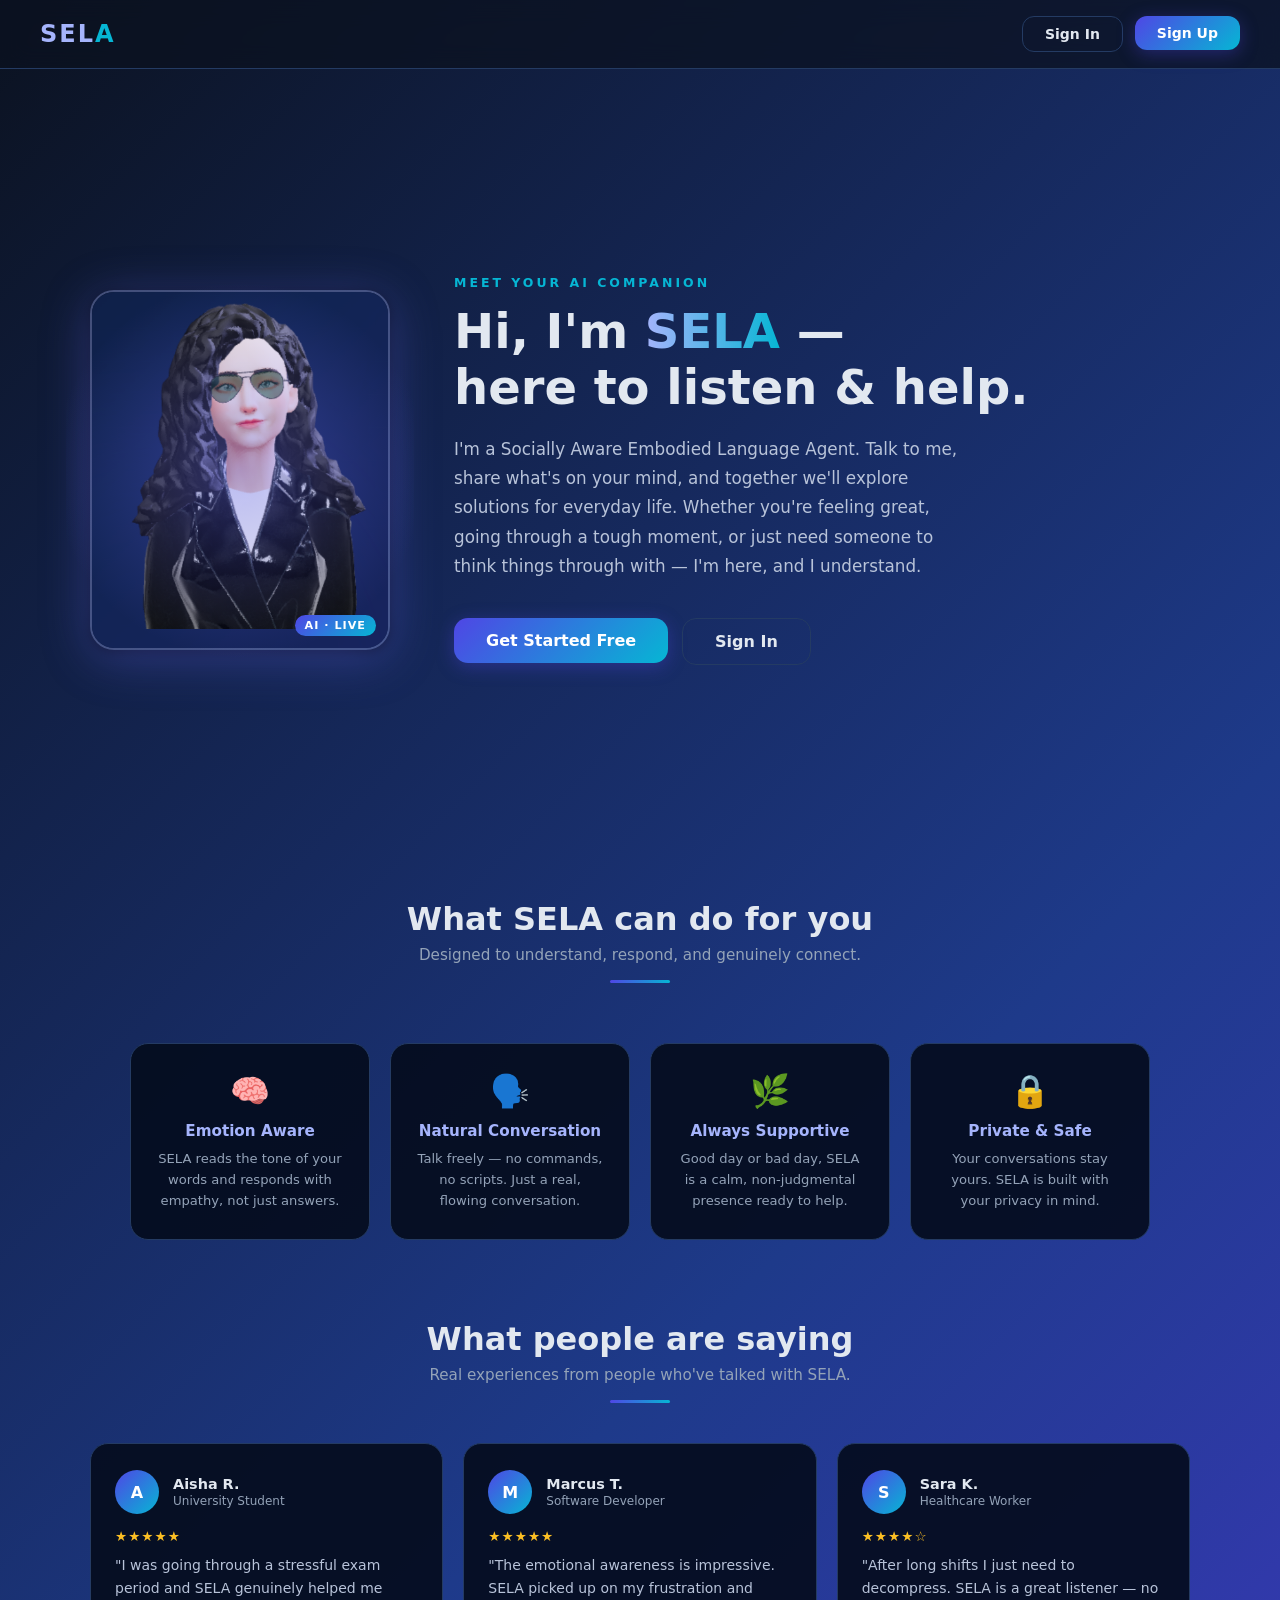
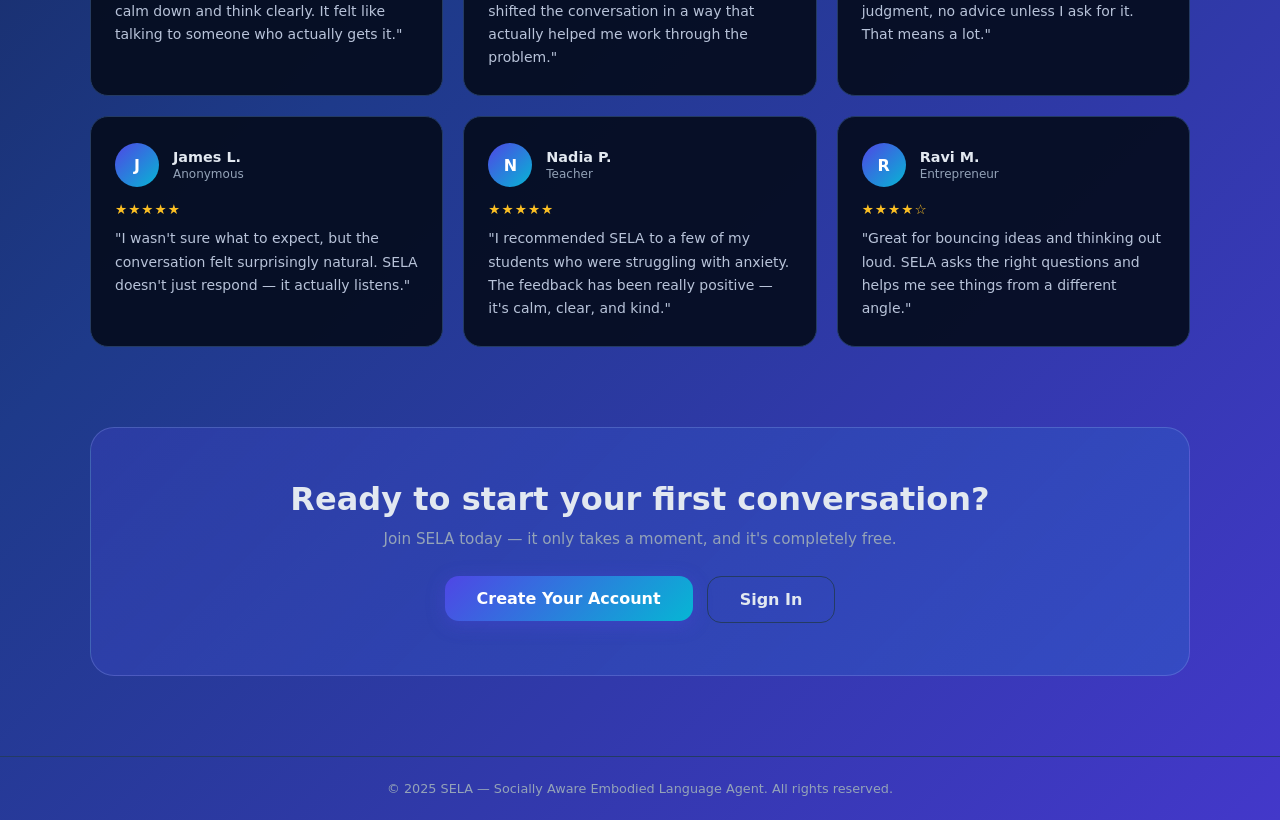
<file: dashboard.html>
<!DOCTYPE html>
<html lang="en">
<head>
  <meta charset="UTF-8" />
  <meta name="viewport" content="width=device-width, initial-scale=1.0" />
  <title>SELA — Your AI Companion</title>
  <style>
    *, *::before, *::after { margin: 0; padding: 0; box-sizing: border-box; }

    :root {
      --bg: #0B1220;
      --surface: rgba(5, 13, 30, 0.92);
      --border: #243B63;
      --accent: #A5B4FC;
      --accent2: #06B6D4;
      --text: #E2E8F0;
      --muted: #94A3B8;
      --star: #FBBF24;
    }

    html { scroll-behavior: smooth; }

    body {
      font-family: 'Segoe UI', system-ui, -apple-system, sans-serif;
      background: linear-gradient(135deg, #0B1220 0%, #1E3A8A 55%, #4338CA 100%);
      min-height: 100vh;
      color: var(--text);
      overflow-x: hidden;
    }

    /* ── Bubbles ── */
    .bubbles {
      position: fixed; inset: 0; overflow: hidden; z-index: 0; pointer-events: none;
    }
    .bubble {
      position: absolute; bottom: -120px; border-radius: 50%; opacity: 0.13;
      animation: floatUp linear infinite;
      background: radial-gradient(circle at 30% 30%, #6366f1, #06b6d4);
    }
    .bubble:nth-child(1)  { width:40px;  height:40px;  left:7%;  animation-duration:9s;  animation-delay:0s;   }
    .bubble:nth-child(2)  { width:20px;  height:20px;  left:18%; animation-duration:12s; animation-delay:2s;   }
    .bubble:nth-child(3)  { width:60px;  height:60px;  left:28%; animation-duration:10s; animation-delay:4s;   }
    .bubble:nth-child(4)  { width:30px;  height:30px;  left:42%; animation-duration:8s;  animation-delay:1s;   }
    .bubble:nth-child(5)  { width:50px;  height:50px;  left:55%; animation-duration:14s; animation-delay:3s;   }
    .bubble:nth-child(6)  { width:25px;  height:25px;  left:65%; animation-duration:11s; animation-delay:5s;   }
    .bubble:nth-child(7)  { width:70px;  height:70px;  left:74%; animation-duration:13s; animation-delay:0.5s; }
    .bubble:nth-child(8)  { width:35px;  height:35px;  left:84%; animation-duration:9s;  animation-delay:2.5s; }
    @keyframes floatUp {
      0%   { transform: translateY(0) scale(1);        opacity: 0.13; }
      50%  { opacity: 0.2; }
      100% { transform: translateY(-110vh) scale(1.1); opacity: 0; }
    }

    /* ── Nav ── */
    nav {
      position: fixed; top: 0; left: 0; right: 0; z-index: 10;
      display: flex; align-items: center; justify-content: space-between;
      padding: 16px 40px;
      background: rgba(11, 18, 32, 0.75);
      backdrop-filter: blur(12px);
      border-bottom: 1px solid var(--border);
    }
    .nav-logo {
      font-size: 1.5rem; font-weight: 800; letter-spacing: 2px;
      color: var(--accent);
    }
    .nav-logo span { color: var(--accent2); }
    .nav-actions { display: flex; gap: 12px; }

    .btn {
      cursor: pointer; border-radius: 12px; font-size: 0.875rem;
      font-weight: 600; padding: 9px 22px; transition: all 0.2s ease;
      font-family: inherit;
    }
    .btn-outline {
      background: transparent; border: 1px solid var(--border);
      color: var(--text);
    }
    .btn-outline:hover { border-color: var(--accent); color: var(--accent); }
    .btn-primary {
      background: linear-gradient(135deg, #4F46E5, #06B6D4);
      border: none; color: #fff;
      box-shadow: 0 4px 18px rgba(79,70,229,0.35);
    }
    .btn-primary:hover { transform: translateY(-1px); box-shadow: 0 6px 24px rgba(79,70,229,0.5); }

    /* ── Hero ── */
    .hero {
      position: relative; z-index: 1;
      min-height: 100vh;
      display: flex; align-items: center; justify-content: center;
      padding: 100px 40px 60px;
    }
    .hero-inner {
      max-width: 1100px; width: 100%;
      display: flex; align-items: center; gap: 64px;
      flex-wrap: wrap;
    }

    /* avatar */
    .avatar-wrap {
      flex-shrink: 0;
      position: relative;
      width: 300px; height: 360px;
    }
    .avatar-glow {
      position: absolute; inset: -24px; border-radius: 28px;
      background: radial-gradient(circle, rgba(99,102,241,0.4) 0%, transparent 70%);
      animation: pulse 3s ease-in-out infinite;
    }
    @keyframes pulse {
      0%, 100% { transform: scale(1);    opacity: 0.7; }
      50%       { transform: scale(1.06); opacity: 1;   }
    }
    .avatar-img {
      width: 100%; height: 100%;
      border-radius: 24px;
      object-fit: cover;
      object-position: top center;
      border: 2px solid rgba(165,180,252,0.35);
      box-shadow: 0 8px 48px rgba(99,102,241,0.35), 0 2px 12px rgba(0,0,0,0.5);
      transition: transform 0.4s ease, box-shadow 0.4s ease;
    }
    .avatar-wrap:hover .avatar-img {
      transform: scale(1.03) translateY(-4px);
      box-shadow: 0 16px 64px rgba(6,182,212,0.45), 0 4px 20px rgba(0,0,0,0.5);
    }
    .avatar-badge {
      position: absolute; bottom: 14px; right: 14px;
      background: linear-gradient(135deg, #4F46E5, #06B6D4);
      color: #fff; font-size: 0.7rem; font-weight: 700;
      padding: 4px 10px; border-radius: 20px;
      letter-spacing: 1px;
    }

    /* hero text */
    .hero-text { flex: 1; min-width: 280px; }
    .hero-eyebrow {
      font-size: 0.78rem; font-weight: 700; letter-spacing: 3px;
      color: var(--accent2); text-transform: uppercase; margin-bottom: 14px;
    }
    .hero-title {
      font-size: clamp(2rem, 4vw, 3rem); font-weight: 800; line-height: 1.15;
      margin-bottom: 20px;
    }
    .hero-title .highlight {
      background: linear-gradient(90deg, #A5B4FC, #06B6D4);
      -webkit-background-clip: text; -webkit-text-fill-color: transparent;
      background-clip: text;
    }
    .hero-desc {
      font-size: 1.05rem; line-height: 1.75; color: #B8C3D9;
      max-width: 520px; margin-bottom: 36px;
    }
    .hero-cta { display: flex; gap: 14px; flex-wrap: wrap; }
    .btn-lg { padding: 13px 32px; font-size: 1rem; border-radius: 14px; }

    /* ── Divider ── */
    .section-divider {
      position: relative; z-index: 1;
      text-align: center; padding: 0 40px;
    }
    .section-divider h2 {
      font-size: clamp(1.4rem, 3vw, 2rem); font-weight: 700;
      color: var(--text); margin-bottom: 8px;
    }
    .section-divider p { color: var(--muted); font-size: 0.95rem; }
    .divider-line {
      width: 60px; height: 3px; margin: 16px auto 0;
      background: linear-gradient(90deg, #4F46E5, #06B6D4);
      border-radius: 2px;
    }

    /* ── Features strip ── */
    .features {
      position: relative; z-index: 1;
      display: flex; justify-content: center; flex-wrap: wrap;
      gap: 20px; padding: 60px 40px;
      max-width: 1100px; margin: 0 auto;
    }
    .feature-card {
      background: var(--surface); border: 1px solid var(--border);
      border-radius: 18px; padding: 28px 24px;
      flex: 1; min-width: 200px; max-width: 240px;
      text-align: center;
      transition: transform 0.25s ease, border-color 0.25s ease;
    }
    .feature-card:hover { transform: translateY(-4px); border-color: var(--accent); }
    .feature-icon { font-size: 2rem; margin-bottom: 12px; }
    .feature-card h3 { font-size: 0.95rem; font-weight: 700; color: var(--accent); margin-bottom: 8px; }
    .feature-card p { font-size: 0.82rem; color: var(--muted); line-height: 1.6; }

    /* ── Reviews ── */
    .reviews-section {
      position: relative; z-index: 1;
      padding: 20px 40px 80px;
    }
    .reviews-grid {
      max-width: 1100px; margin: 40px auto 0;
      display: grid;
      grid-template-columns: repeat(auto-fit, minmax(280px, 1fr));
      gap: 20px;
    }
    .review-card {
      background: var(--surface); border: 1px solid var(--border);
      border-radius: 18px; padding: 26px 24px;
      transition: transform 0.25s ease, border-color 0.25s ease;
    }
    .review-card:hover { transform: translateY(-3px); border-color: rgba(165,180,252,0.4); }
    .review-header { display: flex; align-items: center; gap: 14px; margin-bottom: 14px; }
    .review-avatar {
      width: 44px; height: 44px; border-radius: 50%;
      background: linear-gradient(135deg, #4F46E5, #06B6D4);
      display: flex; align-items: center; justify-content: center;
      font-weight: 700; font-size: 1rem; color: #fff; flex-shrink: 0;
    }
    .review-meta { flex: 1; }
    .review-name { font-weight: 700; font-size: 0.9rem; color: var(--text); }
    .review-role { font-size: 0.75rem; color: var(--muted); margin-top: 2px; }
    .stars { color: var(--star); font-size: 0.85rem; letter-spacing: 1px; margin-bottom: 10px; }
    .review-text { font-size: 0.875rem; color: #B8C3D9; line-height: 1.65; }

    /* ── CTA Banner ── */
    .cta-banner {
      position: relative; z-index: 1;
      margin: 0 40px 80px;
      max-width: 1100px; margin-left: auto; margin-right: auto;
      background: linear-gradient(135deg, rgba(79,70,229,0.25), rgba(6,182,212,0.15));
      border: 1px solid rgba(165,180,252,0.25);
      border-radius: 24px; padding: 52px 40px;
      text-align: center;
    }
    .cta-banner h2 { font-size: clamp(1.4rem, 3vw, 2rem); font-weight: 800; margin-bottom: 12px; }
    .cta-banner p { color: var(--muted); margin-bottom: 28px; font-size: 0.95rem; }
    .cta-actions { display: flex; gap: 14px; justify-content: center; flex-wrap: wrap; }

    /* ── Footer ── */
    footer {
      position: relative; z-index: 1;
      text-align: center; padding: 24px 40px;
      border-top: 1px solid var(--border);
      color: var(--muted); font-size: 0.8rem;
    }

    @media (max-width: 700px) {
      nav { padding: 14px 20px; }
      .hero { padding: 90px 20px 40px; }
      .hero-inner { gap: 36px; justify-content: center; text-align: center; }
      .hero-cta { justify-content: center; }
      .avatar-wrap { width: 220px; height: 264px; }
      .features, .reviews-section { padding-left: 20px; padding-right: 20px; }
      .cta-banner { margin: 0 20px 60px; padding: 36px 24px; }
    }
  </style>
</head>
<body>

  <div class="bubbles">
    <span class="bubble"></span><span class="bubble"></span>
    <span class="bubble"></span><span class="bubble"></span>
    <span class="bubble"></span><span class="bubble"></span>
    <span class="bubble"></span><span class="bubble"></span>
  </div>

  <!-- Nav -->
  <nav>
    <div class="nav-logo">SEL<span>A</span></div>
    <div class="nav-actions">
      <a href="login.html"><button class="btn btn-outline">Sign In</button></a>
      <a href="register.html"><button class="btn btn-primary">Sign Up</button></a>
    </div>
  </nav>

  <!-- Hero -->
  <section class="hero">
    <div class="hero-inner">
      <div class="avatar-wrap">
        <div class="avatar-glow"></div>
        <img src="avatar/assets/SELA Photo.png" alt="SELA Avatar" class="avatar-img" />
        <span class="avatar-badge">AI · LIVE</span>
      </div>

      <div class="hero-text">
        <p class="hero-eyebrow">Meet your AI companion</p>
        <h1 class="hero-title">
          Hi, I'm <span class="highlight">SELA</span> —<br />
          here to listen &amp; help.
        </h1>
        <p class="hero-desc">
          I'm a Socially Aware Embodied Language Agent. Talk to me, share what's on your mind,
          and together we'll explore solutions for everyday life. Whether you're feeling great,
          going through a tough moment, or just need someone to think things through with —
          I'm here, and I understand.
        </p>
        <div class="hero-cta">
          <a href="register.html"><button class="btn btn-primary btn-lg">Get Started Free</button></a>
          <a href="login.html"><button class="btn btn-outline btn-lg">Sign In</button></a>
        </div>
      </div>
    </div>
  </section>

  <!-- Features -->
  <div class="section-divider">
    <h2>What SELA can do for you</h2>
    <p>Designed to understand, respond, and genuinely connect.</p>
    <div class="divider-line"></div>
  </div>

  <div class="features">
    <div class="feature-card">
      <div class="feature-icon">🧠</div>
      <h3>Emotion Aware</h3>
      <p>SELA reads the tone of your words and responds with empathy, not just answers.</p>
    </div>
    <div class="feature-card">
      <div class="feature-icon">🗣️</div>
      <h3>Natural Conversation</h3>
      <p>Talk freely — no commands, no scripts. Just a real, flowing conversation.</p>
    </div>
    <div class="feature-card">
      <div class="feature-icon">🌿</div>
      <h3>Always Supportive</h3>
      <p>Good day or bad day, SELA is a calm, non-judgmental presence ready to help.</p>
    </div>
    <div class="feature-card">
      <div class="feature-icon">🔒</div>
      <h3>Private &amp; Safe</h3>
      <p>Your conversations stay yours. SELA is built with your privacy in mind.</p>
    </div>
  </div>

  <!-- Reviews -->
  <section class="reviews-section">
    <div class="section-divider">
      <h2>What people are saying</h2>
      <p>Real experiences from people who've talked with SELA.</p>
      <div class="divider-line"></div>
    </div>

    <div class="reviews-grid">

      <div class="review-card">
        <div class="review-header">
          <div class="review-avatar">A</div>
          <div class="review-meta">
            <div class="review-name">Aisha R.</div>
            <div class="review-role">University Student</div>
          </div>
        </div>
        <div class="stars">★★★★★</div>
        <p class="review-text">"I was going through a stressful exam period and SELA genuinely helped me calm down and think clearly. It felt like talking to someone who actually gets it."</p>
      </div>

      <div class="review-card">
        <div class="review-header">
          <div class="review-avatar">M</div>
          <div class="review-meta">
            <div class="review-name">Marcus T.</div>
            <div class="review-role">Software Developer</div>
          </div>
        </div>
        <div class="stars">★★★★★</div>
        <p class="review-text">"The emotional awareness is impressive. SELA picked up on my frustration and shifted the conversation in a way that actually helped me work through the problem."</p>
      </div>

      <div class="review-card">
        <div class="review-header">
          <div class="review-avatar">S</div>
          <div class="review-meta">
            <div class="review-name">Sara K.</div>
            <div class="review-role">Healthcare Worker</div>
          </div>
        </div>
        <div class="stars">★★★★☆</div>
        <p class="review-text">"After long shifts I just need to decompress. SELA is a great listener — no judgment, no advice unless I ask for it. That means a lot."</p>
      </div>

      <div class="review-card">
        <div class="review-header">
          <div class="review-avatar">J</div>
          <div class="review-meta">
            <div class="review-name">James L.</div>
            <div class="review-role">Anonymous</div>
          </div>
        </div>
        <div class="stars">★★★★★</div>
        <p class="review-text">"I wasn't sure what to expect, but the conversation felt surprisingly natural. SELA doesn't just respond — it actually listens."</p>
      </div>

      <div class="review-card">
        <div class="review-header">
          <div class="review-avatar">N</div>
          <div class="review-meta">
            <div class="review-name">Nadia P.</div>
            <div class="review-role">Teacher</div>
          </div>
        </div>
        <div class="stars">★★★★★</div>
        <p class="review-text">"I recommended SELA to a few of my students who were struggling with anxiety. The feedback has been really positive — it's calm, clear, and kind."</p>
      </div>

      <div class="review-card">
        <div class="review-header">
          <div class="review-avatar">R</div>
          <div class="review-meta">
            <div class="review-name">Ravi M.</div>
            <div class="review-role">Entrepreneur</div>
          </div>
        </div>
        <div class="stars">★★★★☆</div>
        <p class="review-text">"Great for bouncing ideas and thinking out loud. SELA asks the right questions and helps me see things from a different angle."</p>
      </div>

    </div>
  </section>

  <!-- CTA Banner -->
  <div class="cta-banner">
    <h2>Ready to start your first conversation?</h2>
    <p>Join SELA today — it only takes a moment, and it's completely free.</p>
    <div class="cta-actions">
      <a href="register.html"><button class="btn btn-primary btn-lg">Create Your Account</button></a>
      <a href="login.html"><button class="btn btn-outline btn-lg">Sign In</button></a>
    </div>
  </div>

  <!-- Footer -->
  <footer>
    <p>© 2025 SELA — Socially Aware Embodied Language Agent. All rights reserved.</p>
  </footer>

</body>
</html>
</file>
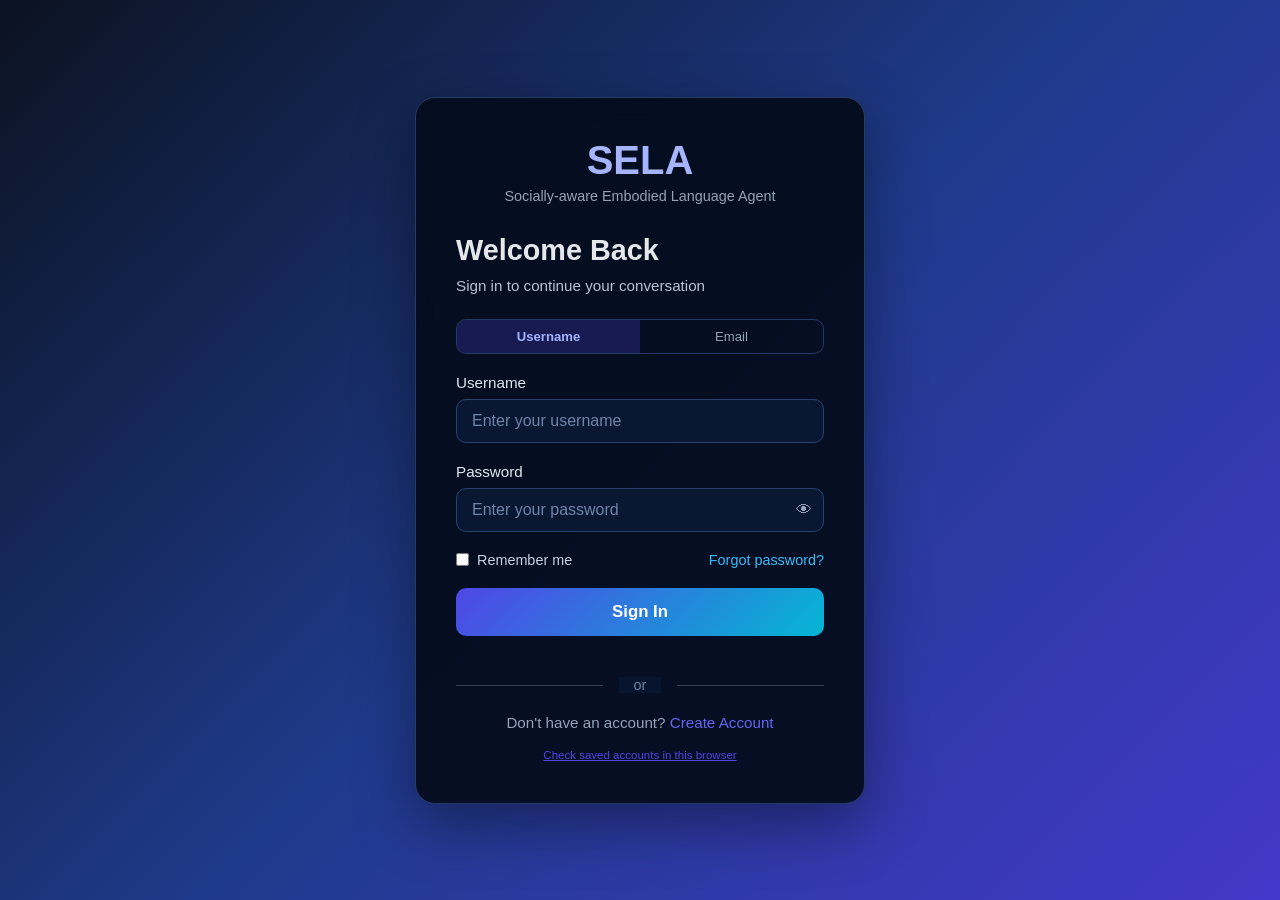
<file: login.html>
<!DOCTYPE html>
<html lang="en">
<head>
    <meta charset="UTF-8">
    <meta name="viewport" content="width=device-width, initial-scale=1.0">
    <title>SELA - Login</title>
    <link rel="stylesheet" href="auth-styles.css">
    <style>
        .pw-wrap { position: relative; }
        .pw-wrap input { width: 100%; padding-right: 42px; }
        .pw-toggle {
            position: absolute; right: 12px; top: 50%;
            transform: translateY(-50%);
            background: none; border: none; cursor: pointer;
            color: #94A3B8; font-size: 1rem; padding: 0;
        }
        .pw-toggle:hover { color: #A5B4FC; }
        .login-hint {
            margin-top: 14px; padding: 12px 14px;
            background: rgba(0,0,0,0.35); border: 1px solid #243B63;
            border-radius: 10px; font-size: 0.78rem; color: #94A3B8;
        }
        .login-hint b { color: #A5B4FC; }
        .login-hint a { color: #06B6D4; text-decoration: none; }
        .login-hint a:hover { text-decoration: underline; }
        .reset-form { display: none; margin-top: 14px; }
        .reset-form input {
            width: 100%; padding: 9px 12px; border-radius: 8px;
            border: 1px solid #243B63; background: rgba(8,21,47,0.7);
            color: #E2E8F0; font-size: 0.85rem; margin-bottom: 8px;
        }
        .reset-form input:focus { outline: none; border-color: #4F46E5; }
        .btn-small {
            padding: 8px 16px; border-radius: 8px; font-size: 0.82rem;
            font-weight: 600; cursor: pointer; border: none;
            background: linear-gradient(135deg, #4F46E5, #06B6D4);
            color: #fff; width: 100%;
        }
        .tab-row { display: flex; gap: 0; margin-bottom: 20px; border-radius: 10px; overflow: hidden; border: 1px solid #243B63; }
        .tab-btn {
            flex: 1; padding: 9px; background: transparent; border: none;
            color: #94A3B8; font-size: 0.82rem; cursor: pointer; font-family: inherit;
            transition: all 0.2s;
        }
        .tab-btn.active { background: rgba(79,70,229,0.25); color: #A5B4FC; font-weight: 600; }
    </style>
</head>
<body>
    <div class="bubbles">
        <span class="bubble"></span><span class="bubble"></span>
        <span class="bubble"></span><span class="bubble"></span>
        <span class="bubble"></span><span class="bubble"></span>
        <span class="bubble"></span><span class="bubble"></span>
        <span class="bubble"></span><span class="bubble"></span>
    </div>

    <div class="auth-container">
        <div class="auth-box">
            <div class="logo">
                <h1>SELA</h1>
                <p>Socially-aware Embodied Language Agent</p>
            </div>

            <form id="loginForm" class="auth-form">
                <h2>Welcome Back</h2>
                <p class="subtitle">Sign in to continue your conversation</p>

                <!-- username or email toggle -->
                <div class="tab-row">
                    <button type="button" class="tab-btn active" onclick="setLoginMode('username', this)">Username</button>
                    <button type="button" class="tab-btn" onclick="setLoginMode('email', this)">Email</button>
                </div>

                <div class="form-group">
                    <label for="loginId" id="loginIdLabel">Username</label>
                    <input type="text" id="loginId" name="loginId" required placeholder="Enter your username" autocomplete="username">
                </div>

                <div class="form-group">
                    <label for="password">Password</label>
                    <div class="pw-wrap">
                        <input type="password" id="password" name="password" required placeholder="Enter your password" autocomplete="current-password">
                        <button type="button" class="pw-toggle" onclick="togglePw()" title="Show/hide password">👁</button>
                    </div>
                </div>

                <div class="form-options">
                    <label class="checkbox">
                        <input type="checkbox" id="remember">
                        <span>Remember me</span>
                    </label>
                    <a href="#" class="forgot-link" onclick="toggleReset(event)">Forgot password?</a>
                </div>

                <button type="submit" class="btn-primary">Sign In</button>

                <div class="divider"><span>or</span></div>

                <p class="switch-auth">
                    Don't have an account?
                    <a href="register.html">Create Account</a>
                </p>
            </form>

            <div id="errorMessage" class="error-message"></div>

            <!-- Reset password panel -->
            <div class="reset-form" id="resetPanel">
                <p style="font-size:0.82rem; color:#94A3B8; margin-bottom:8px;">Enter your email to reset your password:</p>
                <input type="email" id="resetEmail" placeholder="Your registered email" />
                <input type="password" id="resetNewPw" placeholder="New password (min 6 chars)" />
                <button class="btn-small" onclick="doReset()">Reset Password</button>
                <div id="resetMsg" style="margin-top:8px; font-size:0.78rem; color:#34d399;"></div>
            </div>

            <!-- Debug helper -->
            <div style="margin-top:14px; text-align:center;">
                <button type="button" onclick="debugShowUsers()"
                    style="background:none;border:none;color:#4F46E5;font-size:0.72rem;cursor:pointer;text-decoration:underline;">
                    Check saved accounts in this browser
                </button>
                <div id="debugInfo" class="login-hint" style="display:none;"></div>
            </div>
        </div>
    </div>

    <script src="auth.js"></script>
    <script>
        let loginMode = 'username';

        function setLoginMode(mode, btn) {
            loginMode = mode;
            document.getElementById('loginIdLabel').textContent = mode === 'email' ? 'Email' : 'Username';
            document.getElementById('loginId').placeholder = mode === 'email' ? 'Enter your email' : 'Enter your username';
            document.querySelectorAll('.tab-btn').forEach(b => b.classList.remove('active'));
            btn.classList.add('active');
        }

        function togglePw() {
            const inp = document.getElementById('password');
            inp.type = inp.type === 'password' ? 'text' : 'password';
        }

        function toggleReset(e) {
            e.preventDefault();
            const panel = document.getElementById('resetPanel');
            panel.style.display = panel.style.display === 'block' ? 'none' : 'block';
        }

        function doReset() {
            const email = document.getElementById('resetEmail').value.trim();
            const newPw = document.getElementById('resetNewPw').value;
            const msg   = document.getElementById('resetMsg');

            if (!email || newPw.length < 6) {
                msg.style.color = '#f87171';
                msg.textContent = 'Enter a valid email and a password of at least 6 characters.';
                return;
            }

            const users = JSON.parse(localStorage.getItem('selaUsers') || '[]');
            const idx = users.findIndex(u => u.email.toLowerCase() === email.toLowerCase());

            if (idx === -1) {
                msg.style.color = '#f87171';
                msg.textContent = 'No account found with that email.';
                return;
            }

            users[idx].password = newPw;
            localStorage.setItem('selaUsers', JSON.stringify(users));
            msg.style.color = '#34d399';
            msg.textContent = '✅ Password updated! You can now sign in.';
            document.getElementById('resetPanel').style.display = 'none';
        }

        function debugShowUsers() {
            const box = document.getElementById('debugInfo');
            const users = JSON.parse(localStorage.getItem('selaUsers') || '[]');
            if (users.length === 0) {
                box.innerHTML = '⚠️ No accounts found in this browser. <a href="register.html">Create one here.</a>';
            } else {
                box.innerHTML = '✅ ' + users.length + ' account(s) found:<br>' +
                    users.map(u => '• <b>' + u.username + '</b> — ' + u.email).join('<br>');
            }
            box.style.display = 'block';
        }

        // Override login to support email mode
        document.getElementById('loginForm').addEventListener('submit', function(e) {
            e.preventDefault();
            const val = document.getElementById('loginId').value.trim();
            const pw  = document.getElementById('password').value;
            const users = JSON.parse(localStorage.getItem('selaUsers') || '[]');

            let user;
            if (loginMode === 'email') {
                user = users.find(u => u.email.toLowerCase() === val.toLowerCase() && u.password === pw);
            } else {
                user = users.find(u => u.username.toLowerCase() === val.toLowerCase() && u.password === pw);
            }

            if (user) {
                localStorage.setItem('selaCurrentUser', JSON.stringify({
                    username: user.username,
                    fullname: user.fullname,
                    email: user.email,
                    loginTime: new Date().toISOString()
                }));
                window.location.href = 'index.html';
            } else {
                // helpful hint
                const exists = users.find(u =>
                    loginMode === 'email'
                        ? u.email.toLowerCase() === val.toLowerCase()
                        : u.username.toLowerCase() === val.toLowerCase()
                );
                const msg = exists
                    ? 'Wrong password for that account.'
                    : (loginMode === 'email' ? 'No account with that email.' : 'Username not found.');
                showError(msg);
            }
        }, true); // true = capture, runs before auth.js listener
    </script>
</body>
</html>
</file>
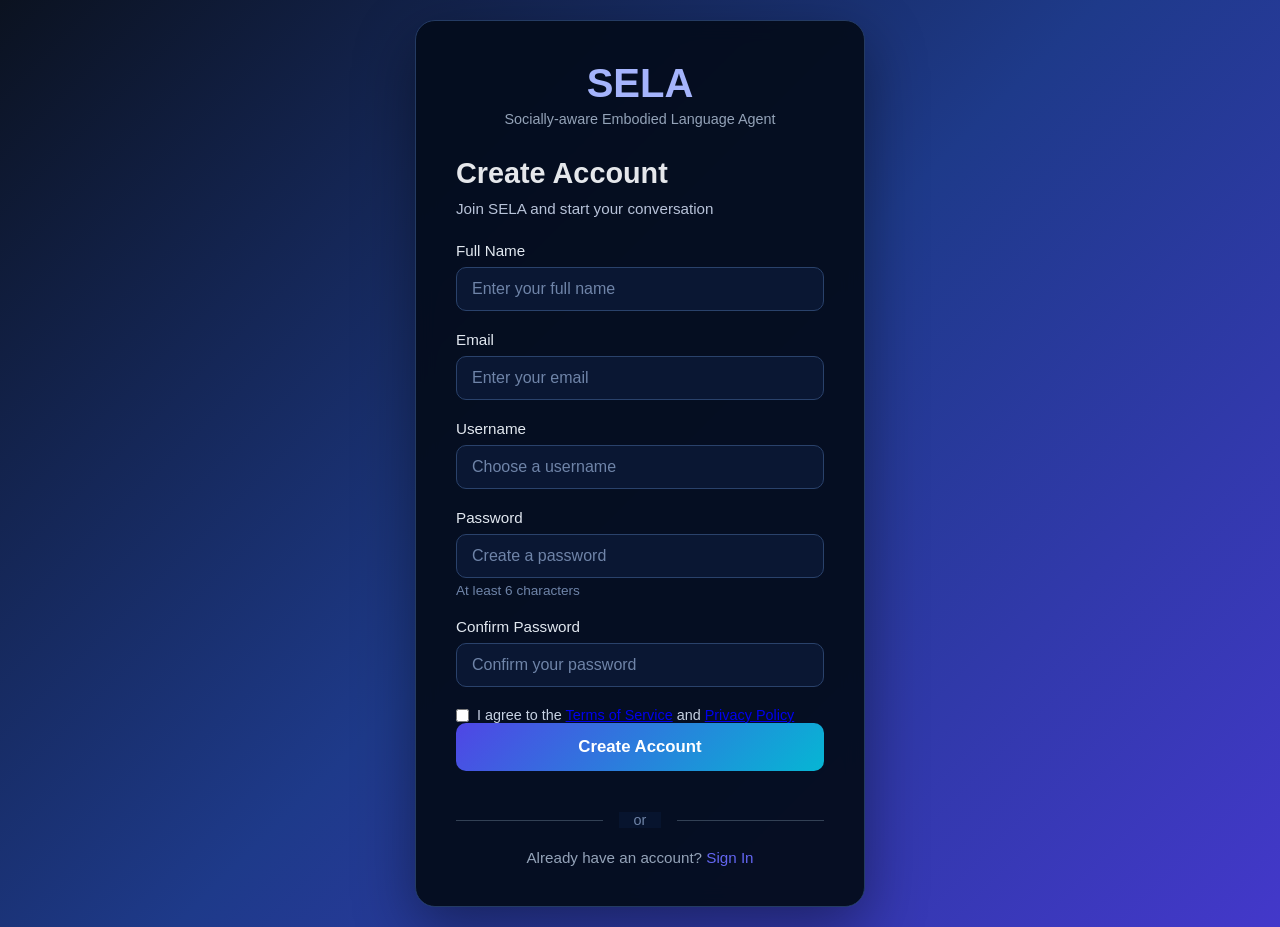
<file: register.html>
<!DOCTYPE html>
<html lang="en">
<head>
    <meta charset="UTF-8">
    <meta name="viewport" content="width=device-width, initial-scale=1.0">
    <title>SELA - Register</title>
    <link rel="stylesheet" href="auth-styles.css">
</head>
<body>
    <div class="bubbles">
        <span class="bubble"></span>
        <span class="bubble"></span>
        <span class="bubble"></span>
        <span class="bubble"></span>
        <span class="bubble"></span>
        <span class="bubble"></span>
        <span class="bubble"></span>
        <span class="bubble"></span>
        <span class="bubble"></span>
        <span class="bubble"></span>
    </div>
    <div class="auth-container">
        <div class="auth-box">
            <div class="logo">
                <h1>SELA</h1>
                <p>Socially-aware Embodied Language Agent</p>
            </div>

            <form id="registerForm" class="auth-form">
                <h2>Create Account</h2>
                <p class="subtitle">Join SELA and start your conversation</p>

                <div class="form-group">
                    <label for="fullname">Full Name</label>
                    <input type="text" id="fullname" name="fullname" required placeholder="Enter your full name">
                </div>

                <div class="form-group">
                    <label for="email">Email</label>
                    <input type="email" id="email" name="email" required placeholder="Enter your email">
                </div>

                <div class="form-group">
                    <label for="username">Username</label>
                    <input type="text" id="username" name="username" required placeholder="Choose a username">
                </div>

                <div class="form-group">
                    <label for="password">Password</label>
                    <input type="password" id="password" name="password" required placeholder="Create a password" minlength="6">
                    <small>At least 6 characters</small>
                </div>

                <div class="form-group">
                    <label for="confirmPassword">Confirm Password</label>
                    <input type="password" id="confirmPassword" name="confirmPassword" required placeholder="Confirm your password">
                </div>

                <label class="checkbox">
                    <input type="checkbox" id="terms" required>
                    <span>I agree to the <a href="#">Terms of Service</a> and <a href="#">Privacy Policy</a></span>
                </label>

                <button type="submit" class="btn-primary">Create Account</button>

                <div class="divider">
                    <span>or</span>
                </div>

                <p class="switch-auth">
                    Already have an account? 
                    <a href="login.html">Sign In</a>
                </p>
            </form>

            <div id="errorMessage" class="error-message"></div>
            <div id="successMessage" class="success-message"></div>
        </div>
    </div>

    <script src="auth.js"></script>
</body>
</html>
</file>
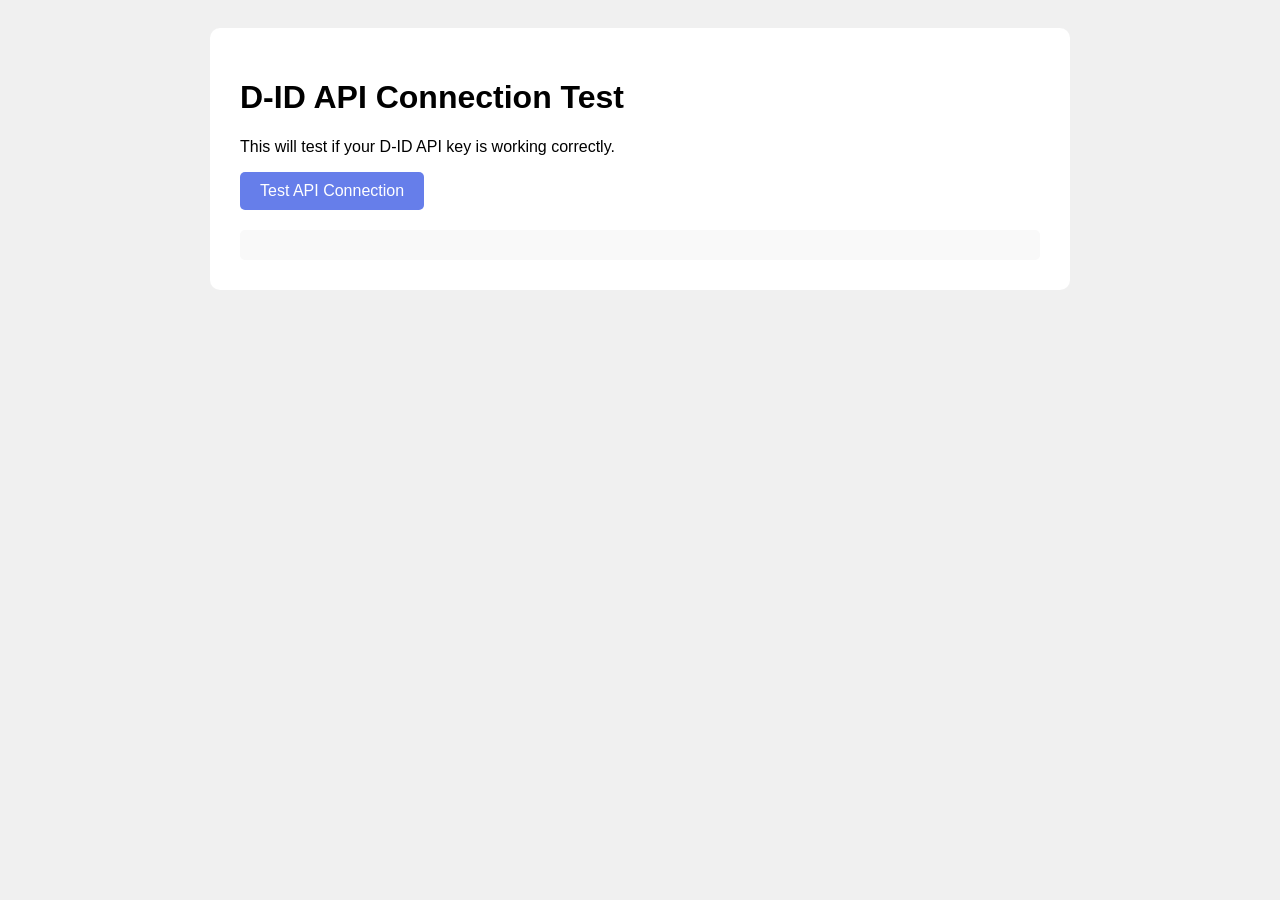
<file: test-api.html>
<!DOCTYPE html>
<html>
<head>
    <title>D-ID API Test</title>
    <style>
        body {
            font-family: Arial, sans-serif;
            padding: 20px;
            background: #f0f0f0;
        }
        .container {
            max-width: 800px;
            margin: 0 auto;
            background: white;
            padding: 30px;
            border-radius: 10px;
        }
        button {
            padding: 10px 20px;
            font-size: 16px;
            cursor: pointer;
            background: #667eea;
            color: white;
            border: none;
            border-radius: 5px;
        }
        #result {
            margin-top: 20px;
            padding: 15px;
            background: #f9f9f9;
            border-radius: 5px;
            white-space: pre-wrap;
            font-family: monospace;
        }
        .success { color: green; }
        .error { color: red; }
    </style>
</head>
<body>
    <div class="container">
        <h1>D-ID API Connection Test</h1>
        <p>This will test if your D-ID API key is working correctly.</p>
        
        <button onclick="testAPI()">Test API Connection</button>
        
        <div id="result"></div>
    </div>

    <script>
        const API_KEY = 'bWFudXNlbmFuZ2FAZ21haWwuY29t:ULFDGqNXkfZA1a7G5V1p3';
        
        async function testAPI() {
            const resultDiv = document.getElementById('result');
            resultDiv.innerHTML = 'Testing API connection...';
            
            try {
                // Test 1: Check API authentication
                resultDiv.innerHTML += '\n\n1. Testing authentication...';
                
                const response = await fetch('https://api.d-id.com/talks/streams', {
                    method: 'POST',
                    headers: {
                        'Authorization': `Basic ${btoa(API_KEY + ':')}`,
                        'Content-Type': 'application/json'
                    },
                    body: JSON.stringify({
                        source_url: 'https://images.unsplash.com/photo-1573496359142-b8d87734a5a2?w=800',
                        driver_url: 'bank://lively'
                    })
                });
                
                resultDiv.innerHTML += `\nStatus: ${response.status} ${response.statusText}`;
                
                if (!response.ok) {
                    const errorText = await response.text();
                    resultDiv.innerHTML += `\n\n<span class="error">ERROR:</span>\n${errorText}`;
                    
                    if (response.status === 401) {
                        resultDiv.innerHTML += '\n\n<span class="error">❌ API Key is INVALID</span>';
                        resultDiv.innerHTML += '\n\nPlease check:';
                        resultDiv.innerHTML += '\n1. Go to https://studio.d-id.com/';
                        resultDiv.innerHTML += '\n2. Login and go to Settings → API Keys';
                        resultDiv.innerHTML += '\n3. Copy the correct API key';
                        resultDiv.innerHTML += '\n4. Update config.js with the new key';
                    } else if (response.status === 402) {
                        resultDiv.innerHTML += '\n\n<span class="error">❌ No credits available</span>';
                        resultDiv.innerHTML += '\n\nYour D-ID account has no credits.';
                        resultDiv.innerHTML += '\nFree tier: 10 minutes/month';
                        resultDiv.innerHTML += '\nCheck your usage at: https://studio.d-id.com/';
                    }
                    return;
                }
                
                const data = await response.json();
                resultDiv.innerHTML += '\n\n<span class="success">✅ API Connection Successful!</span>';
                resultDiv.innerHTML += '\n\nStream ID: ' + data.id;
                resultDiv.innerHTML += '\nSession ID: ' + data.session_id;
                resultDiv.innerHTML += '\n\n<span class="success">Your API key is working correctly!</span>';
                
                // Cleanup - delete the test stream
                await fetch(`https://api.d-id.com/talks/streams/${data.id}`, {
                    method: 'DELETE',
                    headers: {
                        'Authorization': `Basic ${btoa(API_KEY + ':')}`,
                        'Content-Type': 'application/json'
                    },
                    body: JSON.stringify({
                        session_id: data.session_id
                    })
                });
                
            } catch (error) {
                resultDiv.innerHTML += `\n\n<span class="error">ERROR:</span>\n${error.message}`;
                resultDiv.innerHTML += '\n\nPossible issues:';
                resultDiv.innerHTML += '\n1. No internet connection';
                resultDiv.innerHTML += '\n2. Firewall blocking D-ID';
                resultDiv.innerHTML += '\n3. CORS policy (try different browser)';
            }
        }
    </script>
</body>
</html>
</file>
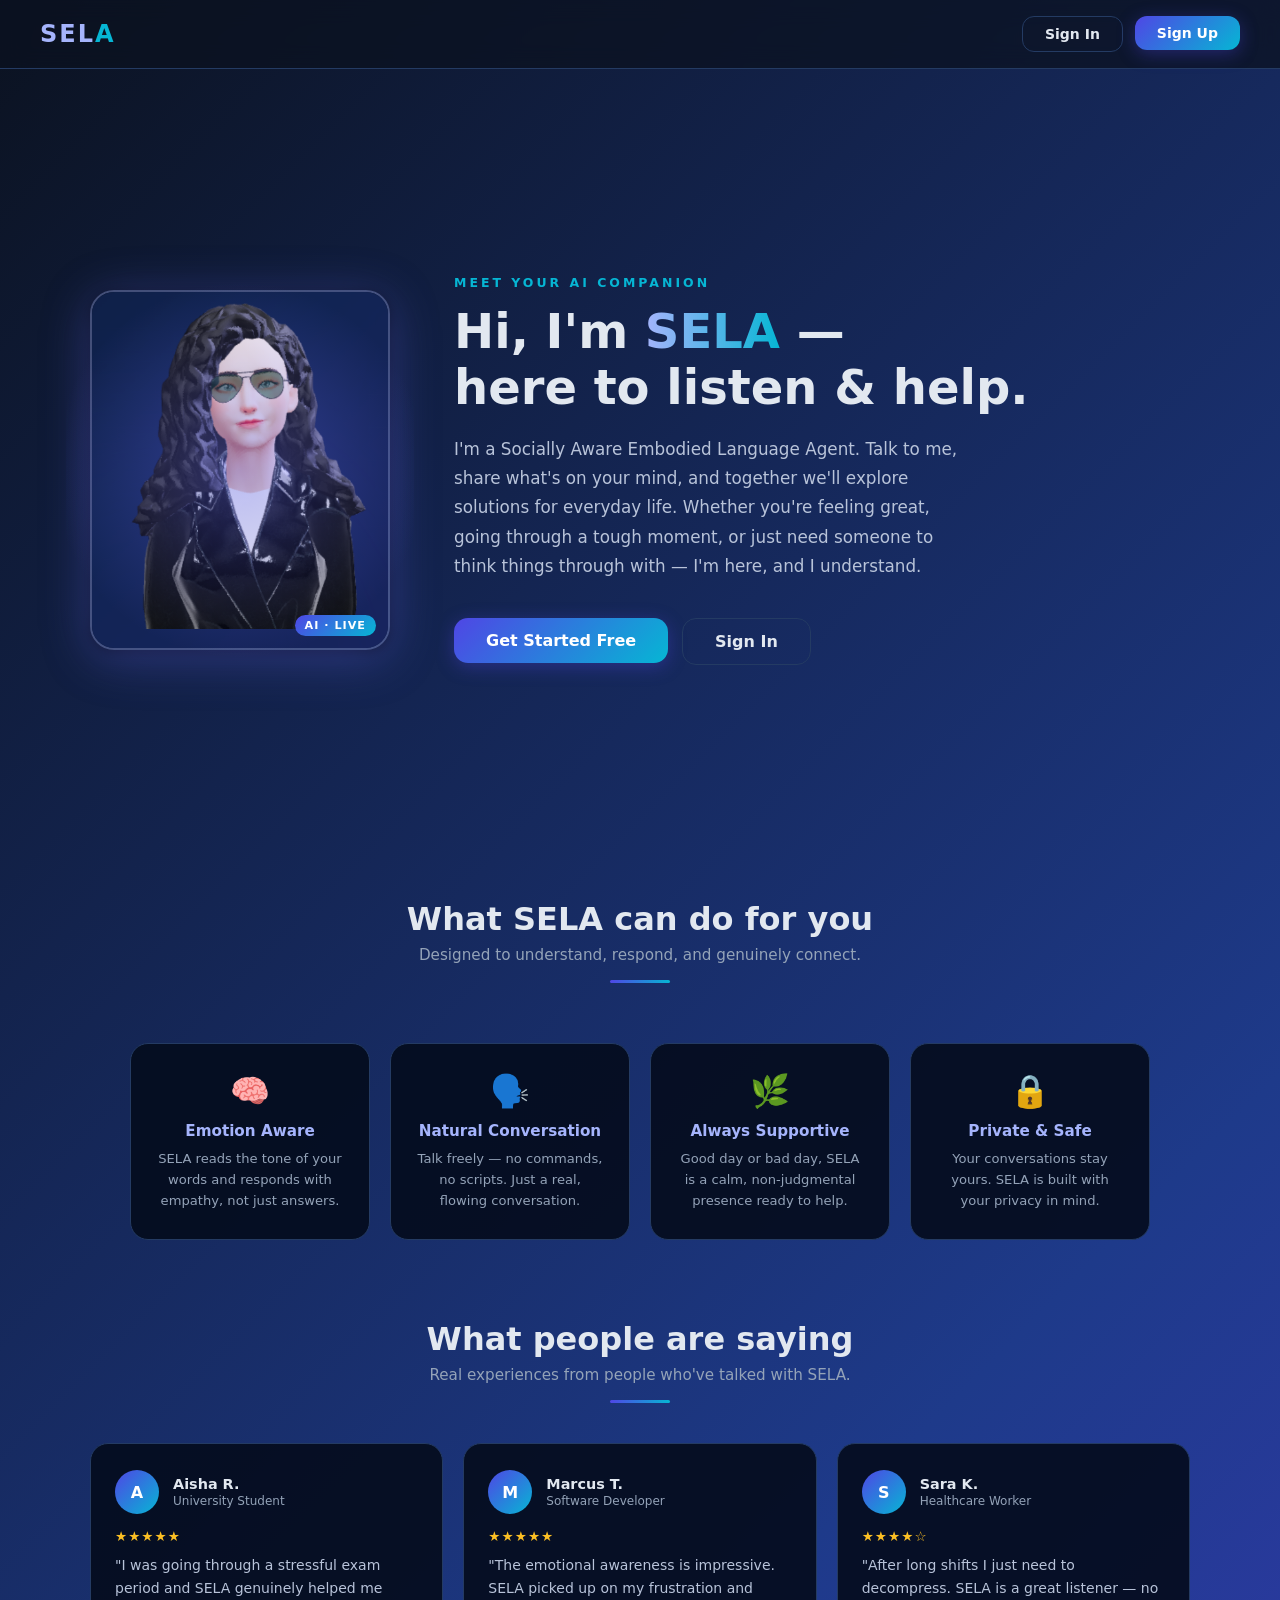
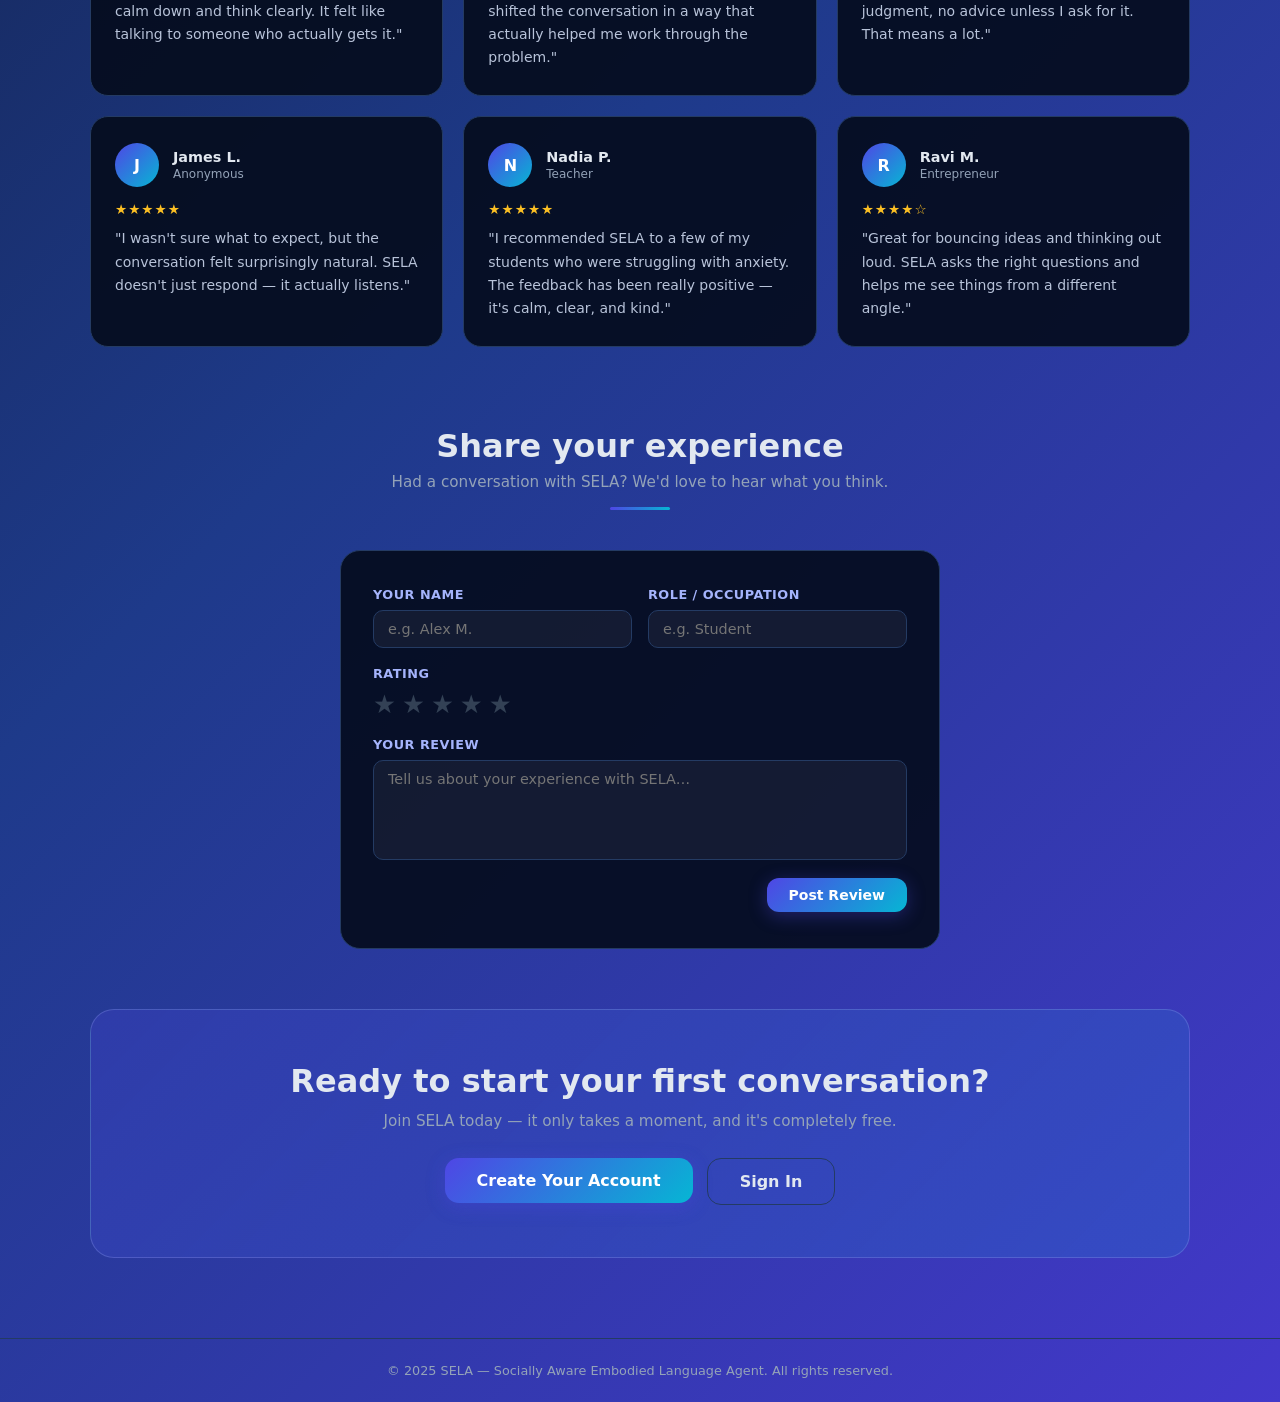
<file: frontend/dashboard.html>
<!DOCTYPE html>
<html lang="en">
<head>
  <meta charset="UTF-8" />
  <meta name="viewport" content="width=device-width, initial-scale=1.0" />
  <title>SELA — Your AI Companion</title>
  <style>
    *, *::before, *::after { margin: 0; padding: 0; box-sizing: border-box; }

    :root {
      --bg: #0B1220;
      --surface: rgba(5, 13, 30, 0.92);
      --border: #243B63;
      --accent: #A5B4FC;
      --accent2: #06B6D4;
      --text: #E2E8F0;
      --muted: #94A3B8;
      --star: #FBBF24;
    }

    html { scroll-behavior: smooth; }

    body {
      font-family: 'Segoe UI', system-ui, -apple-system, sans-serif;
      background: linear-gradient(135deg, #0B1220 0%, #1E3A8A 55%, #4338CA 100%);
      min-height: 100vh;
      color: var(--text);
      overflow-x: hidden;
    }

    /* ── Bubbles ── */
    .bubbles {
      position: fixed; inset: 0; overflow: hidden; z-index: 0; pointer-events: none;
    }
    .bubble {
      position: absolute; bottom: -120px; border-radius: 50%; opacity: 0.13;
      animation: floatUp linear infinite;
      background: radial-gradient(circle at 30% 30%, #6366f1, #06b6d4);
    }
    .bubble:nth-child(1)  { width:40px;  height:40px;  left:7%;  animation-duration:9s;  animation-delay:0s;   }
    .bubble:nth-child(2)  { width:20px;  height:20px;  left:18%; animation-duration:12s; animation-delay:2s;   }
    .bubble:nth-child(3)  { width:60px;  height:60px;  left:28%; animation-duration:10s; animation-delay:4s;   }
    .bubble:nth-child(4)  { width:30px;  height:30px;  left:42%; animation-duration:8s;  animation-delay:1s;   }
    .bubble:nth-child(5)  { width:50px;  height:50px;  left:55%; animation-duration:14s; animation-delay:3s;   }
    .bubble:nth-child(6)  { width:25px;  height:25px;  left:65%; animation-duration:11s; animation-delay:5s;   }
    .bubble:nth-child(7)  { width:70px;  height:70px;  left:74%; animation-duration:13s; animation-delay:0.5s; }
    .bubble:nth-child(8)  { width:35px;  height:35px;  left:84%; animation-duration:9s;  animation-delay:2.5s; }
    @keyframes floatUp {
      0%   { transform: translateY(0) scale(1);        opacity: 0.13; }
      50%  { opacity: 0.2; }
      100% { transform: translateY(-110vh) scale(1.1); opacity: 0; }
    }

    /* ── Nav ── */
    nav {
      position: fixed; top: 0; left: 0; right: 0; z-index: 10;
      display: flex; align-items: center; justify-content: space-between;
      padding: 16px 40px;
      background: rgba(11, 18, 32, 0.75);
      -webkit-backdrop-filter: blur(12px);
      backdrop-filter: blur(12px);
      border-bottom: 1px solid var(--border);
    }
    .nav-logo {
      font-size: 1.5rem; font-weight: 800; letter-spacing: 2px;
      color: var(--accent);
    }
    .nav-logo span { color: var(--accent2); }
    .nav-actions { display: flex; gap: 12px; }

    .btn {
      cursor: pointer; border-radius: 12px; font-size: 0.875rem;
      font-weight: 600; padding: 9px 22px; transition: all 0.2s ease;
      font-family: inherit;
    }
    .btn-outline {
      background: transparent; border: 1px solid var(--border);
      color: var(--text);
    }
    .btn-outline:hover { border-color: var(--accent); color: var(--accent); }
    .btn-primary {
      background: linear-gradient(135deg, #4F46E5, #06B6D4);
      border: none; color: #fff;
      box-shadow: 0 4px 18px rgba(79,70,229,0.35);
    }
    .btn-primary:hover { transform: translateY(-1px); box-shadow: 0 6px 24px rgba(79,70,229,0.5); }

    /* ── Hero ── */
    .hero {
      position: relative; z-index: 1;
      min-height: 100vh;
      display: flex; align-items: center; justify-content: center;
      padding: 100px 40px 60px;
    }
    .hero-inner {
      max-width: 1100px; width: 100%;
      display: flex; align-items: center; gap: 64px;
      flex-wrap: wrap;
    }

    /* avatar */
    .avatar-wrap {
      flex-shrink: 0;
      position: relative;
      width: 300px; height: 360px;
    }
    .avatar-glow {
      position: absolute; inset: -24px; border-radius: 28px;
      background: radial-gradient(circle, rgba(99,102,241,0.4) 0%, transparent 70%);
      animation: pulse 3s ease-in-out infinite;
    }
    @keyframes pulse {
      0%, 100% { transform: scale(1);    opacity: 0.7; }
      50%       { transform: scale(1.06); opacity: 1;   }
    }
    .avatar-img {
      width: 100%; height: 100%;
      border-radius: 24px;
      object-fit: cover;
      object-position: top center;
      border: 2px solid rgba(165,180,252,0.35);
      box-shadow: 0 8px 48px rgba(99,102,241,0.35), 0 2px 12px rgba(0,0,0,0.5);
      transition: transform 0.4s ease, box-shadow 0.4s ease;
    }
    .avatar-wrap:hover .avatar-img {
      transform: scale(1.03) translateY(-4px);
      box-shadow: 0 16px 64px rgba(6,182,212,0.45), 0 4px 20px rgba(0,0,0,0.5);
    }
    .avatar-badge {
      position: absolute; bottom: 14px; right: 14px;
      background: linear-gradient(135deg, #4F46E5, #06B6D4);
      color: #fff; font-size: 0.7rem; font-weight: 700;
      padding: 4px 10px; border-radius: 20px;
      letter-spacing: 1px;
    }

    /* hero text */
    .hero-text { flex: 1; min-width: 280px; }
    .hero-eyebrow {
      font-size: 0.78rem; font-weight: 700; letter-spacing: 3px;
      color: var(--accent2); text-transform: uppercase; margin-bottom: 14px;
    }
    .hero-title {
      font-size: clamp(2rem, 4vw, 3rem); font-weight: 800; line-height: 1.15;
      margin-bottom: 20px;
    }
    .hero-title .highlight {
      background: linear-gradient(90deg, #A5B4FC, #06B6D4);
      -webkit-background-clip: text; -webkit-text-fill-color: transparent;
      background-clip: text;
    }
    .hero-desc {
      font-size: 1.05rem; line-height: 1.75; color: #B8C3D9;
      max-width: 520px; margin-bottom: 36px;
    }
    .hero-cta { display: flex; gap: 14px; flex-wrap: wrap; }
    .btn-lg { padding: 13px 32px; font-size: 1rem; border-radius: 14px; }

    /* ── Divider ── */
    .section-divider {
      position: relative; z-index: 1;
      text-align: center; padding: 0 40px;
    }
    .section-divider h2 {
      font-size: clamp(1.4rem, 3vw, 2rem); font-weight: 700;
      color: var(--text); margin-bottom: 8px;
    }
    .section-divider p { color: var(--muted); font-size: 0.95rem; }
    .divider-line {
      width: 60px; height: 3px; margin: 16px auto 0;
      background: linear-gradient(90deg, #4F46E5, #06B6D4);
      border-radius: 2px;
    }

    /* ── Features strip ── */
    .features {
      position: relative; z-index: 1;
      display: flex; justify-content: center; flex-wrap: wrap;
      gap: 20px; padding: 60px 40px;
      max-width: 1100px; margin: 0 auto;
    }
    .feature-card {
      background: var(--surface); border: 1px solid var(--border);
      border-radius: 18px; padding: 28px 24px;
      flex: 1; min-width: 200px; max-width: 240px;
      text-align: center;
      transition: transform 0.25s ease, border-color 0.25s ease;
    }
    .feature-card:hover { transform: translateY(-4px); border-color: var(--accent); }
    .feature-icon { font-size: 2rem; margin-bottom: 12px; }
    .feature-card h3 { font-size: 0.95rem; font-weight: 700; color: var(--accent); margin-bottom: 8px; }
    .feature-card p { font-size: 0.82rem; color: var(--muted); line-height: 1.6; }

    /* ── Reviews ── */
    .reviews-section {
      position: relative; z-index: 1;
      padding: 20px 40px 80px;
    }
    .reviews-grid {
      max-width: 1100px; margin: 40px auto 0;
      display: grid;
      grid-template-columns: repeat(auto-fit, minmax(280px, 1fr));
      gap: 20px;
    }
    .review-card {
      background: var(--surface); border: 1px solid var(--border);
      border-radius: 18px; padding: 26px 24px;
      transition: transform 0.25s ease, border-color 0.25s ease;
    }
    .review-card:hover { transform: translateY(-3px); border-color: rgba(165,180,252,0.4); }
    .review-header { display: flex; align-items: center; gap: 14px; margin-bottom: 14px; }
    .review-avatar {
      width: 44px; height: 44px; border-radius: 50%;
      background: linear-gradient(135deg, #4F46E5, #06B6D4);
      display: flex; align-items: center; justify-content: center;
      font-weight: 700; font-size: 1rem; color: #fff; flex-shrink: 0;
    }
    .review-meta { flex: 1; }
    .review-name { font-weight: 700; font-size: 0.9rem; color: var(--text); }
    .review-role { font-size: 0.75rem; color: var(--muted); margin-top: 2px; }
    .stars { color: var(--star); font-size: 0.85rem; letter-spacing: 1px; margin-bottom: 10px; }
    .review-text { font-size: 0.875rem; color: #B8C3D9; line-height: 1.65; }

    /* ── Add Review Form ── */
    .add-review-section {
      position: relative; z-index: 1;
      padding: 0 40px 60px;
    }
    .add-review-form {
      max-width: 600px; margin: 40px auto 0;
      background: var(--surface); border: 1px solid var(--border);
      border-radius: 20px; padding: 36px 32px;
    }
    .form-row {
      display: flex; gap: 16px; flex-wrap: wrap;
    }
    .form-group {
      display: flex; flex-direction: column; gap: 8px;
      flex: 1; min-width: 180px; margin-bottom: 18px;
    }
    .form-group label {
      font-size: 0.8rem; font-weight: 600; color: var(--accent);
      letter-spacing: 0.5px; text-transform: uppercase;
    }
    .form-group input,
    .form-group textarea,
    .form-group select {
      background: rgba(255,255,255,0.05);
      border: 1px solid var(--border);
      border-radius: 10px; padding: 10px 14px;
      color: var(--text); font-family: inherit; font-size: 0.9rem;
      outline: none; transition: border-color 0.2s ease;
      resize: none;
    }
    .form-group input:focus,
    .form-group textarea:focus,
    .form-group select:focus {
      border-color: var(--accent);
    }
    .form-group textarea { min-height: 100px; }
    .star-picker { display: flex; gap: 6px; }
    .star-picker input[type="radio"] { display: none; }
    .star-picker label {
      font-size: 1.6rem; cursor: pointer; color: #334155;
      transition: color 0.15s ease; text-transform: none; letter-spacing: 0;
    }
    .star-picker input[type="radio"]:checked ~ label,
    .star-picker label:hover,
    .star-picker label:hover ~ label { color: var(--star); }
    /* RTL trick: reverse order so hover highlights correctly */
    .star-picker { flex-direction: row-reverse; justify-content: flex-end; }
    .star-picker label:hover,
    .star-picker label:hover ~ label { color: var(--star); }
    .star-picker input[type="radio"]:checked ~ label { color: var(--star); }
    .form-submit-row { display: flex; justify-content: flex-end; margin-top: 4px; }
    .review-success {
      display: none; text-align: center; padding: 14px;
      background: rgba(6,182,212,0.12); border: 1px solid rgba(6,182,212,0.3);
      border-radius: 10px; color: var(--accent2); font-size: 0.9rem;
      margin-top: 16px;
    }

    /* ── CTA Banner ── */
    .cta-banner {
      position: relative; z-index: 1;
      margin: 0 40px 80px;
      max-width: 1100px; margin-left: auto; margin-right: auto;
      background: linear-gradient(135deg, rgba(79,70,229,0.25), rgba(6,182,212,0.15));
      border: 1px solid rgba(165,180,252,0.25);
      border-radius: 24px; padding: 52px 40px;
      text-align: center;
    }
    .cta-banner h2 { font-size: clamp(1.4rem, 3vw, 2rem); font-weight: 800; margin-bottom: 12px; }
    .cta-banner p { color: var(--muted); margin-bottom: 28px; font-size: 0.95rem; }
    .cta-actions { display: flex; gap: 14px; justify-content: center; flex-wrap: wrap; }

    /* ── Footer ── */
    footer {
      position: relative; z-index: 1;
      text-align: center; padding: 24px 40px;
      border-top: 1px solid var(--border);
      color: var(--muted); font-size: 0.8rem;
    }

    @media (max-width: 700px) {
      nav { padding: 14px 20px; }
      .hero { padding: 90px 20px 40px; }
      .hero-inner { gap: 36px; justify-content: center; text-align: center; }
      .hero-cta { justify-content: center; }
      .avatar-wrap { width: 220px; height: 264px; }
      .features, .reviews-section { padding-left: 20px; padding-right: 20px; }
      .cta-banner { margin: 0 20px 60px; padding: 36px 24px; }
    }
  </style>
</head>
<body>

  <div class="bubbles">
    <span class="bubble"></span><span class="bubble"></span>
    <span class="bubble"></span><span class="bubble"></span>
    <span class="bubble"></span><span class="bubble"></span>
    <span class="bubble"></span><span class="bubble"></span>
  </div>

  <!-- Nav -->
  <nav>
    <div class="nav-logo">SEL<span>A</span></div>
    <div class="nav-actions">
      <a href="login.html"><button class="btn btn-outline">Sign In</button></a>
      <a href="register.html"><button class="btn btn-primary">Sign Up</button></a>
    </div>
  </nav>

  <!-- Hero -->
  <section class="hero">
    <div class="hero-inner">
      <div class="avatar-wrap">
        <div class="avatar-glow"></div>
        <img src="avatar/assets/SELA Photo.png" alt="SELA Avatar" class="avatar-img" />
        <span class="avatar-badge">AI · LIVE</span>
      </div>

      <div class="hero-text">
        <p class="hero-eyebrow">Meet your AI companion</p>
        <h1 class="hero-title">
          Hi, I'm <span class="highlight">SELA</span> —<br />
          here to listen &amp; help.
        </h1>
        <p class="hero-desc">
          I'm a Socially Aware Embodied Language Agent. Talk to me, share what's on your mind,
          and together we'll explore solutions for everyday life. Whether you're feeling great,
          going through a tough moment, or just need someone to think things through with —
          I'm here, and I understand.
        </p>
        <div class="hero-cta">
          <a href="register.html"><button class="btn btn-primary btn-lg">Get Started Free</button></a>
          <a href="login.html"><button class="btn btn-outline btn-lg">Sign In</button></a>
        </div>
      </div>
    </div>
  </section>

  <!-- Features -->
  <div class="section-divider">
    <h2>What SELA can do for you</h2>
    <p>Designed to understand, respond, and genuinely connect.</p>
    <div class="divider-line"></div>
  </div>

  <div class="features">
    <div class="feature-card">
      <div class="feature-icon">🧠</div>
      <h3>Emotion Aware</h3>
      <p>SELA reads the tone of your words and responds with empathy, not just answers.</p>
    </div>
    <div class="feature-card">
      <div class="feature-icon">🗣️</div>
      <h3>Natural Conversation</h3>
      <p>Talk freely — no commands, no scripts. Just a real, flowing conversation.</p>
    </div>
    <div class="feature-card">
      <div class="feature-icon">🌿</div>
      <h3>Always Supportive</h3>
      <p>Good day or bad day, SELA is a calm, non-judgmental presence ready to help.</p>
    </div>
    <div class="feature-card">
      <div class="feature-icon">🔒</div>
      <h3>Private &amp; Safe</h3>
      <p>Your conversations stay yours. SELA is built with your privacy in mind.</p>
    </div>
  </div>

  <!-- Reviews -->
  <section class="reviews-section">
    <div class="section-divider">
      <h2>What people are saying</h2>
      <p>Real experiences from people who've talked with SELA.</p>
      <div class="divider-line"></div>
    </div>

    <div class="reviews-grid">

      <div class="review-card">
        <div class="review-header">
          <div class="review-avatar">A</div>
          <div class="review-meta">
            <div class="review-name">Aisha R.</div>
            <div class="review-role">University Student</div>
          </div>
        </div>
        <div class="stars">★★★★★</div>
        <p class="review-text">"I was going through a stressful exam period and SELA genuinely helped me calm down and think clearly. It felt like talking to someone who actually gets it."</p>
      </div>

      <div class="review-card">
        <div class="review-header">
          <div class="review-avatar">M</div>
          <div class="review-meta">
            <div class="review-name">Marcus T.</div>
            <div class="review-role">Software Developer</div>
          </div>
        </div>
        <div class="stars">★★★★★</div>
        <p class="review-text">"The emotional awareness is impressive. SELA picked up on my frustration and shifted the conversation in a way that actually helped me work through the problem."</p>
      </div>

      <div class="review-card">
        <div class="review-header">
          <div class="review-avatar">S</div>
          <div class="review-meta">
            <div class="review-name">Sara K.</div>
            <div class="review-role">Healthcare Worker</div>
          </div>
        </div>
        <div class="stars">★★★★☆</div>
        <p class="review-text">"After long shifts I just need to decompress. SELA is a great listener — no judgment, no advice unless I ask for it. That means a lot."</p>
      </div>

      <div class="review-card">
        <div class="review-header">
          <div class="review-avatar">J</div>
          <div class="review-meta">
            <div class="review-name">James L.</div>
            <div class="review-role">Anonymous</div>
          </div>
        </div>
        <div class="stars">★★★★★</div>
        <p class="review-text">"I wasn't sure what to expect, but the conversation felt surprisingly natural. SELA doesn't just respond — it actually listens."</p>
      </div>

      <div class="review-card">
        <div class="review-header">
          <div class="review-avatar">N</div>
          <div class="review-meta">
            <div class="review-name">Nadia P.</div>
            <div class="review-role">Teacher</div>
          </div>
        </div>
        <div class="stars">★★★★★</div>
        <p class="review-text">"I recommended SELA to a few of my students who were struggling with anxiety. The feedback has been really positive — it's calm, clear, and kind."</p>
      </div>

      <div class="review-card">
        <div class="review-header">
          <div class="review-avatar">R</div>
          <div class="review-meta">
            <div class="review-name">Ravi M.</div>
            <div class="review-role">Entrepreneur</div>
          </div>
        </div>
        <div class="stars">★★★★☆</div>
        <p class="review-text">"Great for bouncing ideas and thinking out loud. SELA asks the right questions and helps me see things from a different angle."</p>
      </div>

    </div>
  </section>

  <!-- Add Review -->
  <section class="add-review-section">
    <div class="section-divider">
      <h2>Share your experience</h2>
      <p>Had a conversation with SELA? We'd love to hear what you think.</p>
      <div class="divider-line"></div>
    </div>

    <form class="add-review-form" id="reviewForm" novalidate>
      <div class="form-row">
        <div class="form-group">
          <label for="reviewName">Your name</label>
          <input type="text" id="reviewName" placeholder="e.g. Alex M." maxlength="40" required />
        </div>
        <div class="form-group">
          <label for="reviewRole">Role / occupation</label>
          <input type="text" id="reviewRole" placeholder="e.g. Student" maxlength="40" />
        </div>
      </div>

      <div class="form-group">
        <label>Rating</label>
        <div class="star-picker" id="starPicker">
          <input type="radio" name="rating" id="star5" value="5" />
          <label for="star5" title="5 stars">★</label>
          <input type="radio" name="rating" id="star4" value="4" />
          <label for="star4" title="4 stars">★</label>
          <input type="radio" name="rating" id="star3" value="3" />
          <label for="star3" title="3 stars">★</label>
          <input type="radio" name="rating" id="star2" value="2" />
          <label for="star2" title="2 stars">★</label>
          <input type="radio" name="rating" id="star1" value="1" />
          <label for="star1" title="1 star">★</label>
        </div>
      </div>

      <div class="form-group">
        <label for="reviewText">Your review</label>
        <textarea id="reviewText" placeholder="Tell us about your experience with SELA…" maxlength="400" required></textarea>
      </div>

      <div class="form-submit-row">
        <button type="submit" class="btn btn-primary">Post Review</button>
      </div>

      <div class="review-success" id="reviewSuccess">
        ✓ Thank you! Your review has been added.
      </div>
    </form>
  </section>

  <!-- CTA Banner -->
  <div class="cta-banner">
    <h2>Ready to start your first conversation?</h2>
    <p>Join SELA today — it only takes a moment, and it's completely free.</p>
    <div class="cta-actions">
      <a href="register.html"><button class="btn btn-primary btn-lg">Create Your Account</button></a>
      <a href="login.html"><button class="btn btn-outline btn-lg">Sign In</button></a>
    </div>
  </div>

  <!-- Footer -->
  <footer>
    <p>© 2025 SELA — Socially Aware Embodied Language Agent. All rights reserved.</p>
  </footer>

  <script>
    // ── Review System ──────────────────────────────────────────────
    const REVIEWS_KEY = 'sela_user_reviews';

    function getStoredReviews() {
      try { return JSON.parse(localStorage.getItem(REVIEWS_KEY)) || []; }
      catch { return []; }
    }

    function saveReview(review) {
      const reviews = getStoredReviews();
      reviews.push(review);
      localStorage.setItem(REVIEWS_KEY, JSON.stringify(reviews));
    }

    function buildStars(rating) {
      return '★'.repeat(rating) + '☆'.repeat(5 - rating);
    }

    function getInitial(name) {
      return (name || '?').trim().charAt(0).toUpperCase();
    }

    function createReviewCard(review) {
      const card = document.createElement('div');
      card.className = 'review-card';
      card.innerHTML = `
        <div class="review-header">
          <div class="review-avatar">${getInitial(review.name)}</div>
          <div class="review-meta">
            <div class="review-name">${escapeHtml(review.name)}</div>
            <div class="review-role">${escapeHtml(review.role || 'SELA User')}</div>
          </div>
        </div>
        <div class="stars">${buildStars(review.rating)}</div>
        <p class="review-text">"${escapeHtml(review.text)}"</p>
      `;
      return card;
    }

    function escapeHtml(str) {
      return String(str)
        .replace(/&/g, '&amp;')
        .replace(/</g, '&lt;')
        .replace(/>/g, '&gt;')
        .replace(/"/g, '&quot;')
        .replace(/'/g, '&#39;');
    }

    function renderStoredReviews() {
      const grid = document.querySelector('.reviews-grid');
      const stored = getStoredReviews();
      stored.forEach(r => grid.appendChild(createReviewCard(r)));
    }

    // Render any previously saved reviews on load
    renderStoredReviews();

    // Form submission
    document.getElementById('reviewForm').addEventListener('submit', function (e) {
      e.preventDefault();

      const name = document.getElementById('reviewName').value.trim();
      const role = document.getElementById('reviewRole').value.trim();
      const text = document.getElementById('reviewText').value.trim();
      const ratingInput = document.querySelector('input[name="rating"]:checked');

      if (!name) {
        document.getElementById('reviewName').focus();
        return;
      }
      if (!text) {
        document.getElementById('reviewText').focus();
        return;
      }
      const rating = ratingInput ? parseInt(ratingInput.value, 10) : 5;

      const review = { name, role, rating, text };
      saveReview(review);

      // Append card to grid
      const grid = document.querySelector('.reviews-grid');
      const card = createReviewCard(review);
      card.style.opacity = '0';
      card.style.transform = 'translateY(16px)';
      grid.appendChild(card);
      requestAnimationFrame(() => {
        card.style.transition = 'opacity 0.4s ease, transform 0.4s ease';
        card.style.opacity = '1';
        card.style.transform = 'translateY(0)';
      });

      // Reset form
      this.reset();
      const success = document.getElementById('reviewSuccess');
      success.style.display = 'block';
      setTimeout(() => { success.style.display = 'none'; }, 3500);

      // Scroll to the new card
      card.scrollIntoView({ behavior: 'smooth', block: 'nearest' });
    });
  </script>

</body>
</html>
</file>
<file: auth-styles.css>
* {
    margin: 0;
    padding: 0;
    box-sizing: border-box;
}

body {
    font-family: 'Segoe UI', Tahoma, Geneva, Verdana, sans-serif;
    background: linear-gradient(135deg, #0B1220, #1E3A8A, #4338CA);
    min-height: 100vh;
    display: flex;
    justify-content: center;
    align-items: center;
    padding: 20px;
}

.auth-container {
    width: 100%;
    max-width: 450px;
    animation: fadeIn 0.5s ease;
}

@keyframes fadeIn {
    from { opacity: 0; transform: translateY(20px); }
    to   { opacity: 1; transform: translateY(0); }
}

.auth-box {
    background: rgba(5, 13, 30, 0.96);
    border: 1px solid #243B63;
    border-radius: 20px;
    padding: 40px;
    box-shadow: 0 20px 60px rgba(0, 0, 0, 0.4);
    backdrop-filter: blur(10px);
}

.logo {
    text-align: center;
    margin-bottom: 30px;
}

.logo h1 {
    font-size: 2.5em;
    color: #A5B4FC;
    margin-bottom: 5px;
}

.logo p {
    color: #94A3B8;
    font-size: 0.9em;
}

.auth-form h2 {
    color: #E5E7EB;
    margin-bottom: 10px;
    font-size: 1.8em;
}

.subtitle {
    color: #B8C3D9;
    margin-bottom: 25px;
    font-size: 0.95em;
}

.form-group {
    margin-bottom: 20px;
}

.form-group label {
    display: block;
    color: #E2E8F0;
    font-weight: 500;
    margin-bottom: 8px;
    font-size: 0.95em;
}

.form-group input {
    width: 100%;
    padding: 12px 15px;
    background: #0A1733;
    border: 1px solid #2A426B;
    border-radius: 10px;
    font-size: 1em;
    color: #F1F5F9;
    transition: all 0.3s ease;
}

.form-group input::placeholder {
    color: #6F84A8;
}

.form-group input:focus {
    outline: none;
    border-color: #22D3EE;
    box-shadow: 0 0 10px rgba(34, 211, 238, 0.25);
}

.form-group small {
    display: block;
    color: #6F84A8;
    font-size: 0.85em;
    margin-top: 5px;
}

.form-options {
    display: flex;
    justify-content: space-between;
    align-items: center;
    margin-bottom: 20px;
}

.checkbox {
    display: flex;
    align-items: center;
    cursor: pointer;
    font-size: 0.9em;
    color: #C7D2E3;
}

.checkbox input {
    margin-right: 8px;
    cursor: pointer;
    accent-color: #4F46E5;
    border: 1px solid #5B6B86;
}

.forgot-link {
    color: #38BDF8;
    text-decoration: none;
    font-size: 0.9em;
    transition: color 0.3s ease;
}

.forgot-link:hover {
    color: #7DD3FC;
}

.btn-primary {
    width: 100%;
    padding: 14px;
    background: linear-gradient(135deg, #4F46E5, #06B6D4);
    color: #FFFFFF;
    border: none;
    border-radius: 10px;
    font-size: 1.05em;
    font-weight: 600;
    cursor: pointer;
    transition: all 0.3s ease;
    margin-bottom: 20px;
}

.btn-primary:hover {
    transform: translateY(-2px);
    box-shadow: 0 8px 25px rgba(79, 70, 229, 0.35);
    filter: brightness(1.1);
}

.btn-primary:active {
    transform: translateY(0);
}

.divider {
    text-align: center;
    margin: 20px 0;
    position: relative;
}

.divider::before,
.divider::after {
    content: '';
    position: absolute;
    top: 50%;
    width: 40%;
    height: 1px;
    background: #334155;
}

.divider::before { left: 0; }
.divider::after  { right: 0; }

.divider span {
    background: rgba(8, 21, 47, 0.92);
    padding: 0 15px;
    color: #6F84A8;
    font-size: 0.9em;
}

.switch-auth {
    text-align: center;
    color: #94A3B8;
    font-size: 0.95em;
}

.switch-auth a {
    color: #6366F1;
    text-decoration: none;
    font-weight: 500;
    transition: color 0.3s ease;
}

.switch-auth a:hover {
    color: #818CF8;
}

.error-message {
    display: none;
    padding: 12px;
    background: rgba(248, 113, 113, 0.1);
    border: 1px solid rgba(248, 113, 113, 0.3);
    border-radius: 8px;
    color: #F87171;
    margin-top: 15px;
    font-size: 0.9em;
}

.error-message.show {
    display: block;
    animation: shake 0.5s ease;
}

.success-message {
    display: none;
    padding: 12px;
    background: rgba(52, 211, 153, 0.1);
    border: 1px solid rgba(52, 211, 153, 0.3);
    border-radius: 8px;
    color: #34D399;
    margin-top: 15px;
    font-size: 0.9em;
}

.success-message.show {
    display: block;
    animation: fadeIn 0.5s ease;
}

@keyframes shake {
    0%, 100% { transform: translateX(0); }
    25%       { transform: translateX(-10px); }
    75%       { transform: translateX(10px); }
}

@media (max-width: 480px) {
    .auth-box {
        padding: 30px 20px;
    }
    .logo h1 {
        font-size: 2em;
    }
    .auth-form h2 {
        font-size: 1.5em;
    }
}

.bubbles {
    position: fixed;
    inset: 0;
    overflow: hidden;
    z-index: 0;
    pointer-events: none;
}

.bubble {
    position: absolute;
    bottom: -120px;
    border-radius: 50%;
    opacity: 0.15;
    animation: floatUp linear infinite;
    background: radial-gradient(circle at 30% 30%, #6366f1, #06b6d4);
}

.bubble:nth-child(1)  { width: 40px;  height: 40px;  left: 8%;   animation-duration: 9s;  animation-delay: 0s;   }
.bubble:nth-child(2)  { width: 20px;  height: 20px;  left: 18%;  animation-duration: 12s; animation-delay: 2s;   }
.bubble:nth-child(3)  { width: 60px;  height: 60px;  left: 28%;  animation-duration: 10s; animation-delay: 4s;   }
.bubble:nth-child(4)  { width: 30px;  height: 30px;  left: 40%;  animation-duration: 8s;  animation-delay: 1s;   }
.bubble:nth-child(5)  { width: 50px;  height: 50px;  left: 52%;  animation-duration: 14s; animation-delay: 3s;   }
.bubble:nth-child(6)  { width: 25px;  height: 25px;  left: 62%;  animation-duration: 11s; animation-delay: 5s;   }
.bubble:nth-child(7)  { width: 70px;  height: 70px;  left: 72%;  animation-duration: 13s; animation-delay: 0.5s; }
.bubble:nth-child(8)  { width: 35px;  height: 35px;  left: 82%;  animation-duration: 9s;  animation-delay: 2.5s; }
.bubble:nth-child(9)  { width: 45px;  height: 45px;  left: 90%;  animation-duration: 10s; animation-delay: 6s;   }
.bubble:nth-child(10) { width: 22px;  height: 22px;  left: 3%;   animation-duration: 15s; animation-delay: 1.5s; }

@keyframes floatUp {
    0%   { transform: translateY(0) scale(1);    opacity: 0.15; }
    50%  { opacity: 0.2; }
    100% { transform: translateY(-110vh) scale(1.1); opacity: 0; }
}

.auth-container {
    position: relative;
    z-index: 1;
}
</file>
